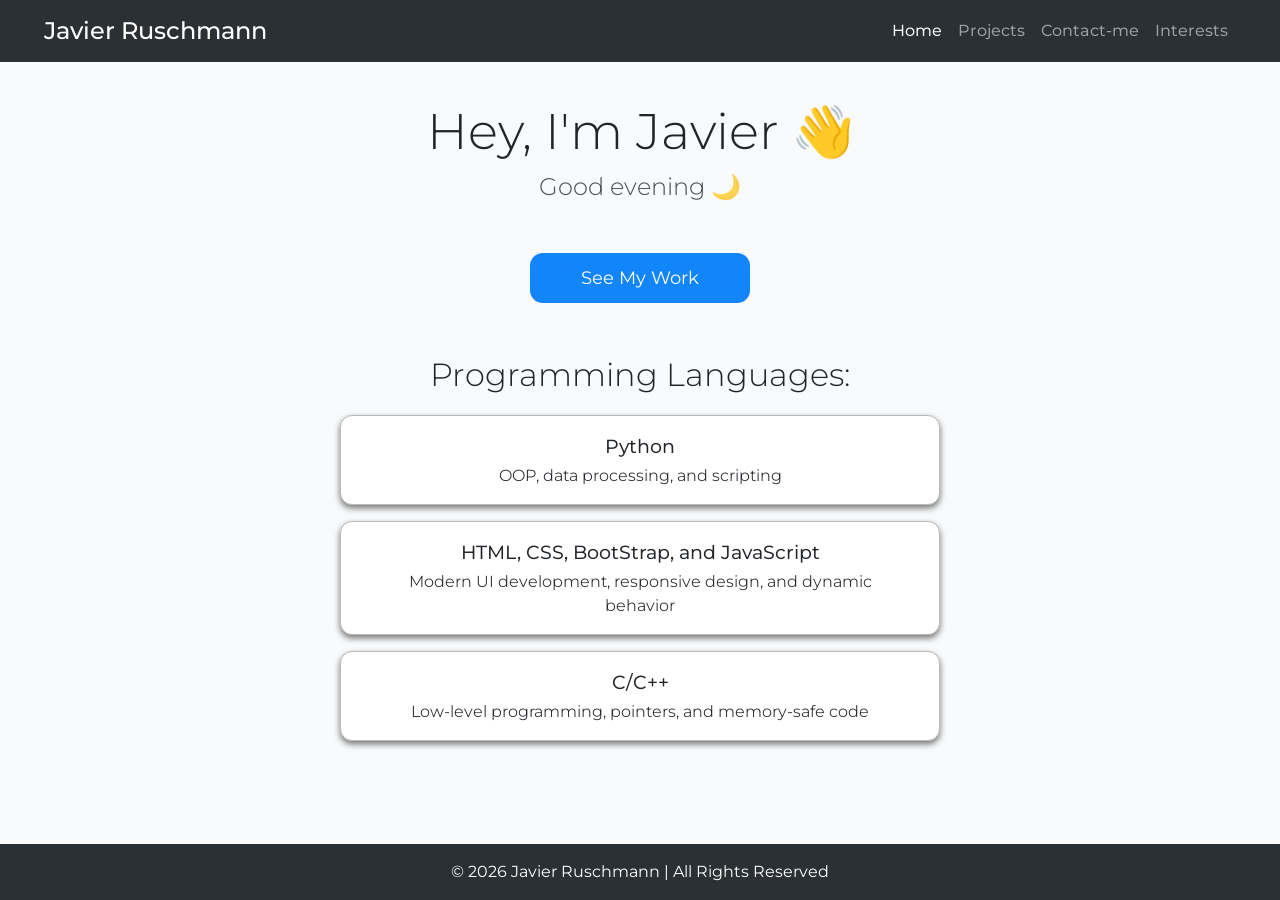
<file: index.html>
<!doctype html>
<html lang="en">

    <head>
        <meta charset="utf-8">
        <meta name="viewport" content="width=device-width, initial-scale=1">
        <title>Homepage</title>
        <link rel="icon" type="image/x-icon" href="https://cdn-icons-png.flaticon.com/512/11851/11851744.png">
        <link href="https://cdn.jsdelivr.net/npm/bootstrap@5.3.8/dist/css/bootstrap.min.css" rel="stylesheet" integrity="sha384-sRIl4kxILFvY47J16cr9ZwB07vP4J8+LH7qKQnuqkuIAvNWLzeN8tE5YBujZqJLB" crossorigin="anonymous">
        <link href="styles.css" rel="stylesheet">
        <link href="index.css" rel="stylesheet">
        <link rel="preconnect" href="https://fonts.googleapis.com">
        <link rel="preconnect" href="https://fonts.gstatic.com" crossorigin>
        <link href="https://fonts.googleapis.com/css2?family=Montserrat:ital,wght@0,100..900;1,100..900&display=swap" rel="stylesheet">
    </head>

    <body>
        <nav class="navbar navbar-expand-lg bg-body-tertiary" data-bs-theme="dark">
            <div class="container-fluid">
                <a class="navbar-brand" href="index.html">Javier Ruschmann</a>

                <button class="navbar-toggler" type="button" data-bs-toggle="collapse" data-bs-target="#navbarSupportedContent">
                    <span class="navbar-toggler-icon"></span>
                </button>

                <div class="collapse navbar-collapse" id="navbarSupportedContent">
                    <ul class="navbar-nav ms-auto mb-2 mb-lg-0">
                        <li class="nav-item">
                            <a class="nav-link active" href="index.html">Home</a>
                        </li>
                        <li class="nav-item">
                            <a class="nav-link" href="projects.html">Projects</a>
                        </li>
                        <li class="nav-item">
                            <a class="nav-link" href="contacts.html">Contact-me</a>
                        </li>
                        <li class="nav-item">
                            <a class="nav-link" href="interests.html">Interests</a>
                        </li>
                    </ul>
                </div>
            </div>
        </nav>

        <main>
            <div class="title">
                Hey, I'm Javier 👋
            </div>

            <div class="greet" id="greet">
            </div>

            <div class="button-container">
                <button class="btn" onclick="document.location='projects.html'">
                    See My Work
                </button>
            </div>

            <br>
            <br>

            <div class="languages">
                Programming Languages:
            </div>

            <div class="language-container">
                <div>
                    <p class="language-title">
                        Python
                    </p>
                    <p class="language-subtitle">
                        OOP, data processing, and scripting
                    </p>
                </div>
            </div>


            <div class="language-container">
                <div>
                    <p class="language-title">
                        HTML, CSS, BootStrap, and JavaScript
                    </p>
                    <p class="language-subtitle">
                        Modern UI development, responsive design, and dynamic behavior
                    </p>
                </div>
            </div>

            <div class="language-container">
                <div>
                    <p class="language-title">
                        C/C++
                    </p>
                    <p class="language-subtitle">
                        Low-level programming, pointers, and memory-safe code
                    </p>
                </div>
            </div>

            <!--             <div class="language-container">
                <div>
                    <p class="language-title">
                        SQL
                    </p>
                    <p class="language-subtitle">
                        Data modeling, complex queries, and performance optimization
                    </p>
                </div>
            </div>

            <div class="language-container">
                <div>
                    <p class="language-title">
                        Flask
                    </p>
                    <p class="language-subtitle">
                        Web apps, backend architecture, and integrations
                    </p>
                </div>
            </div> -->
        </main>

        <footer class="footer">
            © 2026 Javier Ruschmann | All Rights Reserved
        </footer>

        <script src="https://cdn.jsdelivr.net/npm/bootstrap@5.3.8/dist/js/bootstrap.bundle.min.js" integrity="sha384-FKyoEForCGlyvwx9Hj09JcYn3nv7wiPVlz7YYwJrWVcXK/BmnVDxM+D2scQbITxI" crossorigin="anonymous"></script>
        <script src="index.js"></script>
    </body>

</html>
</file>
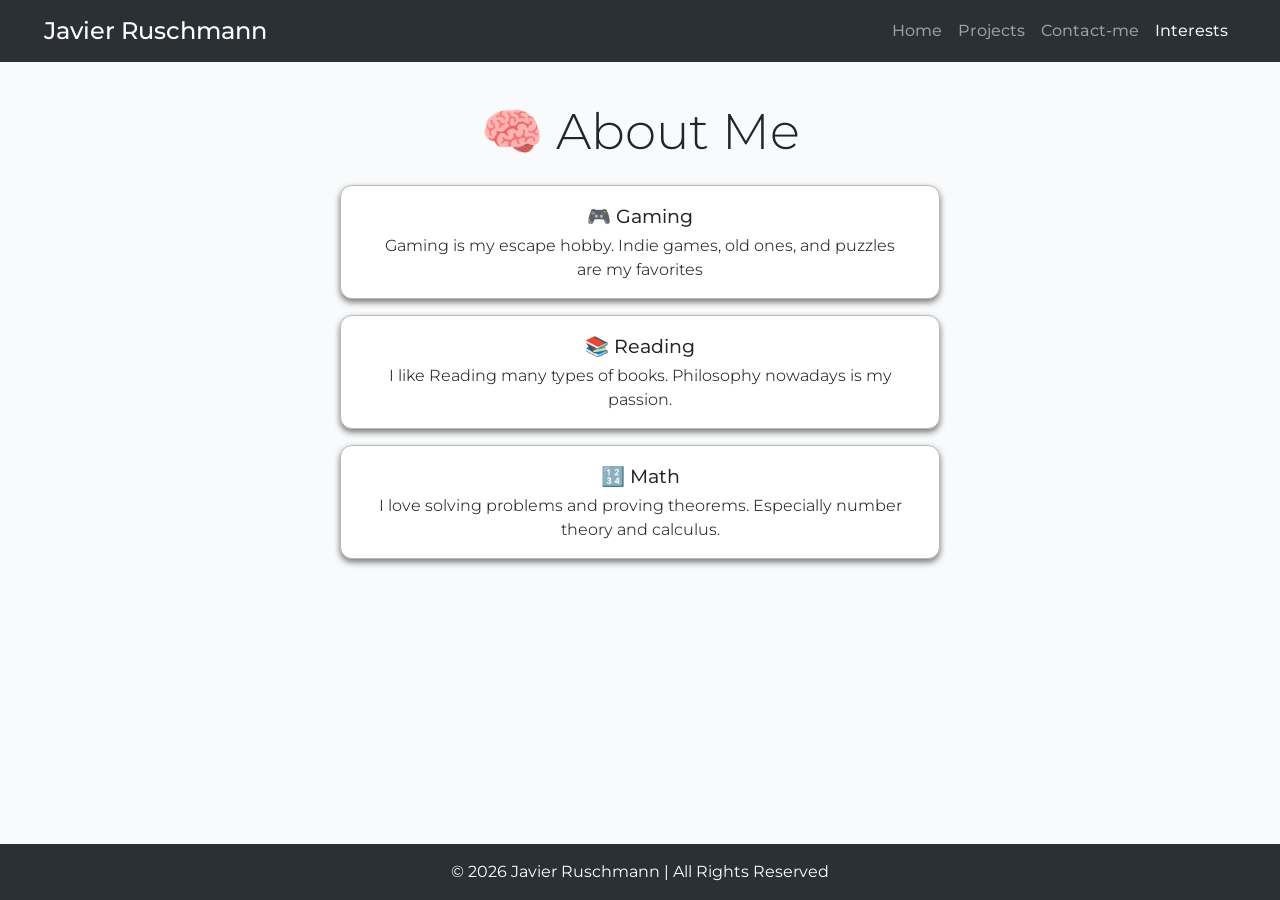
<file: interests.html>
<!doctype html>
<html lang="en">

    <head>
        <meta charset="utf-8">
        <meta name="viewport" content="width=device-width, initial-scale=1">
        <title>Homepage</title>
        <link rel="icon" type="image/x-icon" href="https://cdn-icons-png.flaticon.com/512/11851/11851744.png">
        <link href="https://cdn.jsdelivr.net/npm/bootstrap@5.3.8/dist/css/bootstrap.min.css" rel="stylesheet" integrity="sha384-sRIl4kxILFvY47J16cr9ZwB07vP4J8+LH7qKQnuqkuIAvNWLzeN8tE5YBujZqJLB" crossorigin="anonymous">
        <link href="styles.css" rel="stylesheet">
        <link href="interests.css" rel="stylesheet">
        <link rel="preconnect" href="https://fonts.googleapis.com">
        <link rel="preconnect" href="https://fonts.gstatic.com" crossorigin>
        <link href="https://fonts.googleapis.com/css2?family=Montserrat:ital,wght@0,100..900;1,100..900&display=swap" rel="stylesheet">
    </head>

    <body>
        <nav class="navbar navbar-expand-lg bg-body-tertiary" data-bs-theme="dark">
            <div class="container-fluid">
                <a class="navbar-brand" href="index.html">Javier Ruschmann</a>

                <button class="navbar-toggler" type="button" data-bs-toggle="collapse" data-bs-target="#navbarSupportedContent">
                    <span class="navbar-toggler-icon"></span>
                </button>

                <div class="collapse navbar-collapse" id="navbarSupportedContent">
                    <ul class="navbar-nav ms-auto mb-2 mb-lg-0">
                        <li class="nav-item">
                            <a class="nav-link" href="index.html">Home</a>
                        </li>
                        <li class="nav-item">
                            <a class="nav-link" href="projects.html">Projects</a>
                        </li>
                        <li class="nav-item">
                            <a class="nav-link" href="contacts.html">Contact-me</a>
                        </li>
                        <li class="nav-item">
                            <a class="nav-link active" href="interests.html">Interests</a>
                        </li>
                    </ul>
                </div>
            </div>
        </nav>

        <main>
            <div class="title">
                🧠 About Me
            </div>

            <div class="interest-box">
                <div>
                    <p class="interest-title">
                        🎮 Gaming
                    </p>
                    <p class="interest-subtitle">
                        Gaming is my escape hobby. Indie games, old ones, and puzzles are my favorites
                    </p>
                </div>
            </div>

            <div class="interest-box">
                <div>
                    <p class="interest-title">
                        📚 Reading
                    </p>
                    <p class="interest-subtitle">
                        I like Reading many types of books. Philosophy nowadays is my passion.
                    </p>
                </div>
            </div>

            <div class="interest-box">
                <div>
                    <p class="interest-title">
                        🔢 Math
                    </p>
                    <p class="interest-subtitle">
                        I love solving problems and proving theorems. Especially number theory and calculus.
                    </p>
                </div>
            </div>
        </main>


        <footer class="footer">
            © 2026 Javier Ruschmann | All Rights Reserved
        </footer>

        <script src="https://cdn.jsdelivr.net/npm/bootstrap@5.3.8/dist/js/bootstrap.bundle.min.js" integrity="sha384-FKyoEForCGlyvwx9Hj09JcYn3nv7wiPVlz7YYwJrWVcXK/BmnVDxM+D2scQbITxI" crossorigin="anonymous"></script>
    </body>

</html>
</file>
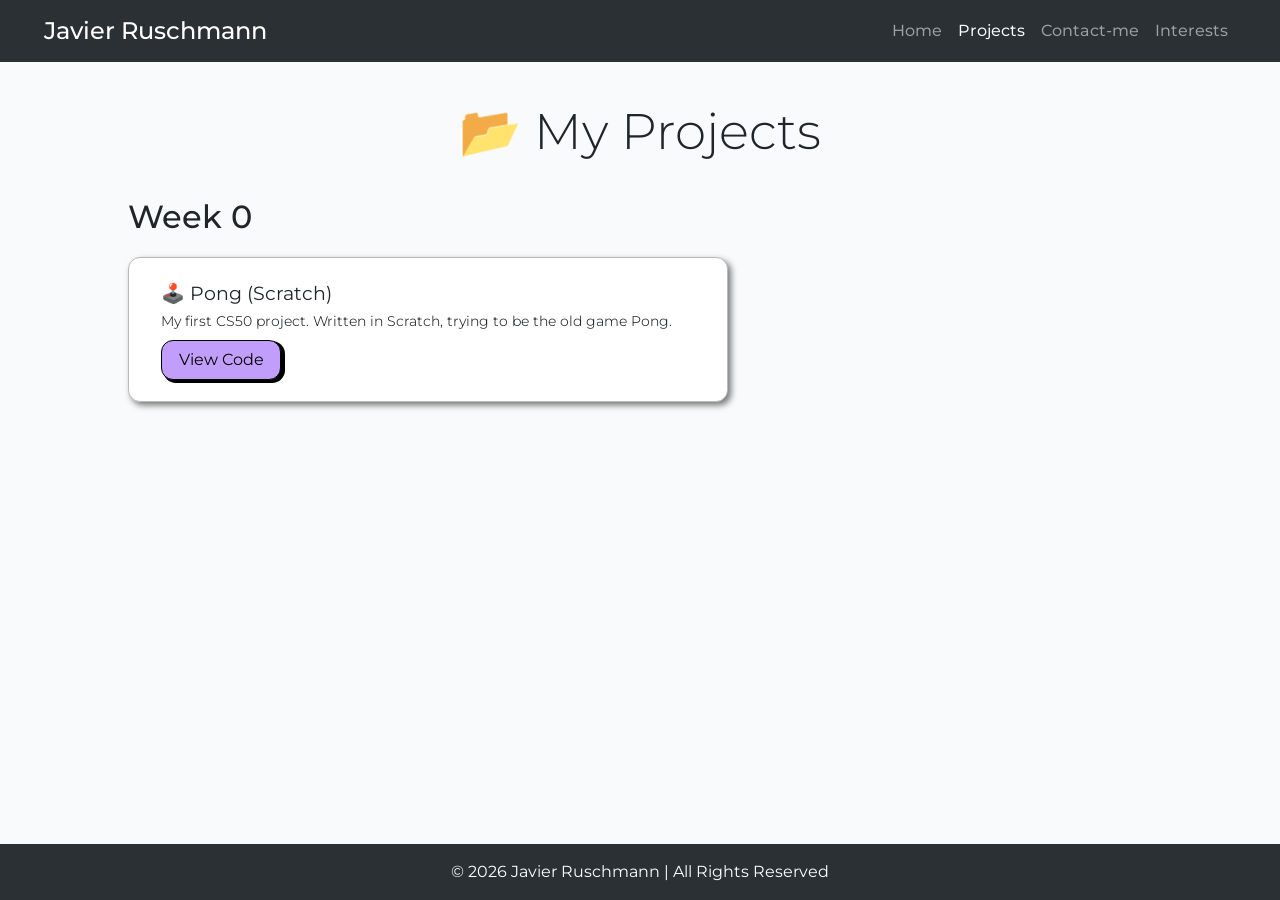
<file: projects.html>
<!doctype html>
<html lang="en">

    <head>
        <meta charset="utf-8">
        <meta name="viewport" content="width=device-width, initial-scale=1">
        <title>Homepage</title>
        <link rel="icon" type="image/x-icon" href="https://cdn-icons-png.flaticon.com/512/11851/11851744.png">
        <link href="https://cdn.jsdelivr.net/npm/bootstrap@5.3.8/dist/css/bootstrap.min.css" rel="stylesheet" integrity="sha384-sRIl4kxILFvY47J16cr9ZwB07vP4J8+LH7qKQnuqkuIAvNWLzeN8tE5YBujZqJLB" crossorigin="anonymous">
        <link href="styles.css" rel="stylesheet">
        <link href="projects.css" rel="stylesheet">
        <link rel="preconnect" href="https://fonts.googleapis.com">
        <link rel="preconnect" href="https://fonts.gstatic.com" crossorigin>
        <link href="https://fonts.googleapis.com/css2?family=Montserrat:ital,wght@0,100..900;1,100..900&display=swap" rel="stylesheet">
    </head>

    <body>
        <nav class="navbar navbar-expand-lg bg-body-tertiary" data-bs-theme="dark">
            <div class="container-fluid">
                <a class="navbar-brand" href="index.html">Javier Ruschmann</a>

                <button class="navbar-toggler" type="button" data-bs-toggle="collapse" data-bs-target="#navbarSupportedContent">
                    <span class="navbar-toggler-icon"></span>
                </button>

                <div class="collapse navbar-collapse" id="navbarSupportedContent">
                    <ul class="navbar-nav ms-auto mb-2 mb-lg-0">
                        <li class="nav-item">
                            <a class="nav-link" href="index.html">Home</a>
                        </li>
                        <li class="nav-item">
                            <a class="nav-link active" href="projects.html">Projects</a>
                        </li>
                        <li class="nav-item">
                            <a class="nav-link" href="contacts.html">Contact-me</a>
                        </li>
                        <li class="nav-item">
                            <a class="nav-link" href="interests.html">Interests</a>
                        </li>
                    </ul>
                </div>
            </div>
        </nav>

        <main>
            <div class="title">
                📂 My Projects
            </div>

            <br>

            <div class="subtitle">
                Week 0
            </div>

            <div class="project-container">
                <div>
                    <p class="project-title">
                        🕹️ Pong (Scratch)
                    </p>
                    <p class="project-subtitle">
                        My first CS50 project. Written in Scratch, trying to be the old game Pong.
                    </p>
                    <button class="btn">
                        <a style="color: inherit; text-decoration: none !important;" href="https://github.com/JavierRuschmann/CS50-Week-0" target="_blank" rel="noopener noreferrer">View Code</a>
                    </button>
                </div>
            </div>
        </main>

        <footer class="footer">
            © 2026 Javier Ruschmann | All Rights Reserved
        </footer>

        <script src="https://cdn.jsdelivr.net/npm/bootstrap@5.3.8/dist/js/bootstrap.bundle.min.js" integrity="sha384-FKyoEForCGlyvwx9Hj09JcYn3nv7wiPVlz7YYwJrWVcXK/BmnVDxM+D2scQbITxI" crossorigin="anonymous"></script>
    </body>

</html>
</file>
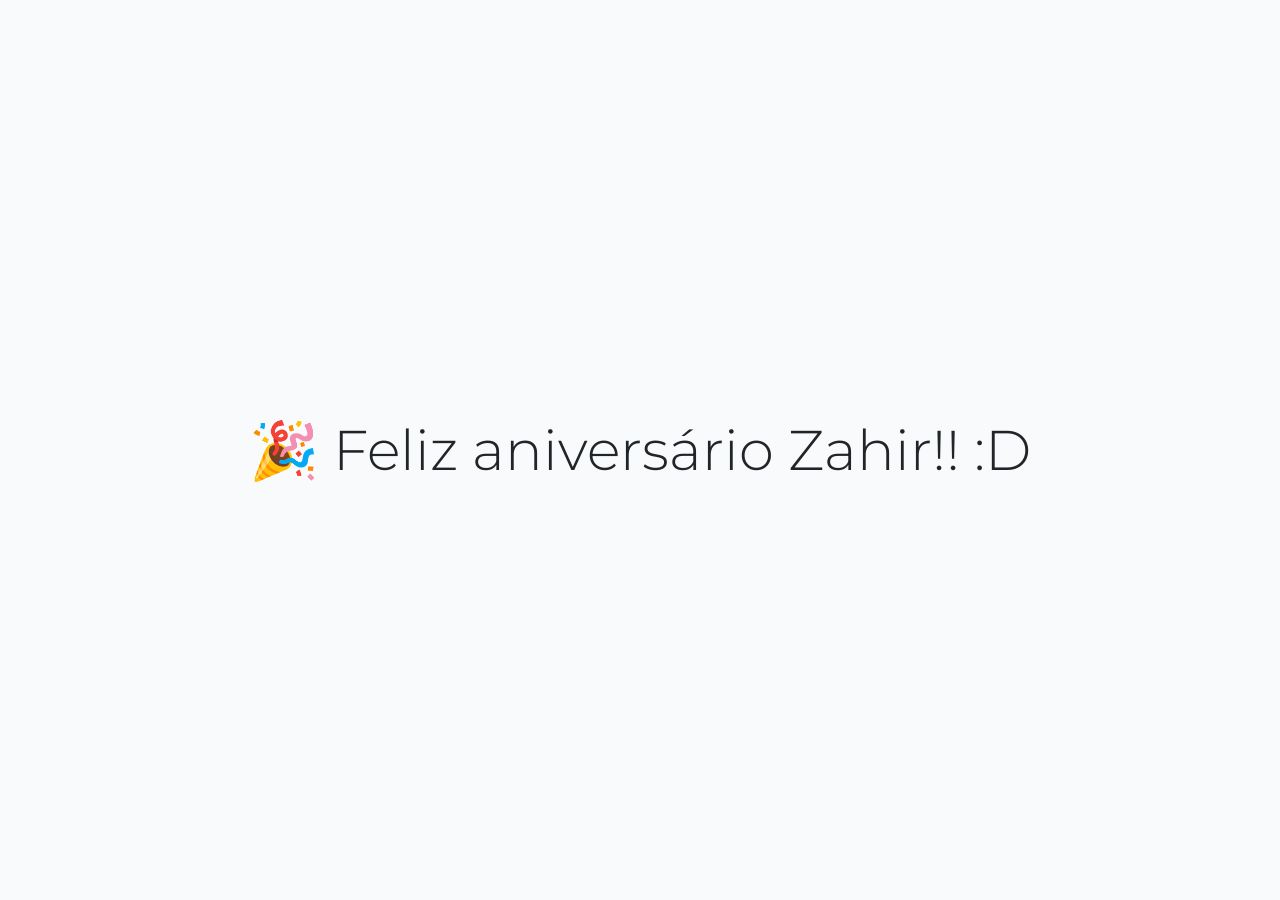
<file: zahir.html>
<!doctype html>
<html lang="pt">

    <head>
        <meta charset="utf-8">
        <meta name="viewport" content="width=device-width, initial-scale=1">
        <title>Feliz Aniversário Zahir!</title>
        <link rel="icon" type="image/x-icon" href="https://cdn-icons-png.flaticon.com/512/11851/11851744.png">
        <link href="https://cdn.jsdelivr.net/npm/bootstrap@5.3.8/dist/css/bootstrap.min.css" rel="stylesheet" integrity="sha384-sRIl4kxILFvY47J16cr9ZwB07vP4J8+LH7qKQnuqkuIAvNWLzeN8tE5YBujZqJLB" crossorigin="anonymous">
        <link rel="preconnect" href="https://fonts.googleapis.com">
        <link rel="preconnect" href="https://fonts.gstatic.com" crossorigin>
        <link href="https://fonts.googleapis.com/css2?family=Montserrat:ital,wght@0,100..900;1,100..900&display=swap" rel="stylesheet">
        <style>
            html {
                position: relative;
                height: 100%;
            }

            body {
                display: flex;
                flex-direction: column;
                justify-content: center;
                align-items: center;
                font-family: "Montserrat", sans-serif;
                margin: 0;
                background-color: #f8fafb;
                height: 100%;
                overflow: hidden;
                text-align: center;
                padding: 1rem;
            }

            .message {
                font-size: clamp(1.5rem, 8vw, 3.5rem);
                font-weight: 300;
                opacity: 0;
                transition: opacity 0.8s ease-in;
                z-index: 10;
            }

            .message.visible {
                opacity: 1;
            }

            .confetti-container {
                position: fixed;
                top: 0;
                left: 0;
                width: 100%;
                height: 100%;
                pointer-events: none;
                z-index: 5;
            }

            .confetti-emoji {
                position: absolute;
                font-size: clamp(1.5rem, 6vw, 3rem);
                animation: fall linear forwards;
                opacity: 0;
            }

            @keyframes fall {
                0% {
                    transform: translateY(-10%) rotate(0deg);
                    opacity: 1;
                }
                100% {
                    transform: translateY(110vh) rotate(720deg);
                    opacity: 0.6;
                }
            }

            @keyframes shake {
                0%   { transform: translateX(0); }
                15%  { transform: translateX(-8px); }
                30%  { transform: translateX(8px); }
                45%  { transform: translateX(-8px); }
                60%  { transform: translateX(8px); }
                75%  { transform: translateX(-5px); }
                90%  { transform: translateX(5px); }
                100% { transform: translateX(0); }
            }

            .shake {
                animation: shake 0.6s ease-in-out;
            }
        </style>
    </head>

    <body>
        <div class="confetti-container" id="confettiContainer"></div>

        <div class="message" id="message">
            🎉 Feliz aniversário Zahir!! :D
        </div>

        <script src="https://cdn.jsdelivr.net/npm/bootstrap@5.3.8/dist/js/bootstrap.bundle.min.js" integrity="sha384-FKyoEForCGlyvwx9Hj09JcYn3nv7wiPVlz7YYwJrWVcXK/BmnVDxM+D2scQbITxI" crossorigin="anonymous"></script>
        <script>
            function isAndroid() {
                return /Android/i.test(navigator.userAgent);
            }

            function launchConfetti() {
                var container = document.getElementById("confettiContainer");
                var emojis = ["🎉", "🎊", "🥳", "🎈", "✨"];
                var count = 40;

                for (var i = 0; i < count; i++) {
                    (function(index) {
                        var delay = Math.random() * 2000;
                        setTimeout(function() {
                            var el = document.createElement("span");
                            el.className = "confetti-emoji";
                            el.textContent = emojis[Math.floor(Math.random() * emojis.length)];
                            el.style.left = Math.random() * 100 + "%";
                            el.style.top = "-5%";
                            var duration = 2.5 + Math.random() * 2;
                            el.style.animationDuration = duration + "s";
                            el.style.animationDelay = "0s";
                            container.appendChild(el);
                            setTimeout(function() {
                                el.remove();
                            }, (duration + 0.5) * 1000);
                        }, delay);
                    })(i);
                }
            }

            function shakeScreen() {
                document.body.classList.add("shake");
                document.body.addEventListener("animationend", function handler() {
                    document.body.classList.remove("shake");
                    document.body.removeEventListener("animationend", handler);
                });
            }

            window.addEventListener("load", function() {
                if (isAndroid()) {
                    if (navigator.vibrate) {
                        navigator.vibrate([100, 50, 100, 50, 100, 50, 100]);
                    }
                    shakeScreen();
                }

                launchConfetti();

                setTimeout(function() {
                    document.getElementById("message").classList.add("visible");
                }, 300);
            });
        </script>
    </body>

</html>
</file>
<file: styles.css>
.navbar-brand {
    font-size: 1.5rem;
    font-weight: 500;
    margin-left: 2rem;
}

.navbar-nav {
    text-align: center;
    margin-right: 2rem;
}

@media (min-width: 62rem) {
    .navbar-nav {
        text-align: left;
    }
}

.nav-link {
    font-weight: 450;
}

main {
    flex: 1;
    padding-top: 2rem;
    padding-bottom: 2rem;
}

footer {
    text-align: center;
    padding: 1rem;
    background-color: #2b3035;
    color: white;
    margin-top: auto;
}

html {
    position: relative;
    height: 100%;
}

body {
    display: flex;
    flex-direction: column;

    font-family: "Montserrat", sans-serif;
    margin: 0;
    background-color: #f8fafb;
    height: 100%;
}
</file>
<file: index.css>
.title {
    font-size: clamp(1rem, 10.5vw, 3.125rem);
    text-align: center;
    font-weight: 300;
}

.greet {
    font-size: clamp(0.5rem, 6vw, 1.5rem);
    opacity: 0.8;
    text-align: center;
    font-weight: 300;
}

.languages {
    font-size: clamp(0.5rem, 6.6vw, 2rem);
    text-align: center;
    font-weight: 300;
}

.button-container {
    display: flex;
    justify-content: center;
    align-items: center;

    margin-top: 3rem;
}

.btn {
    display: flex;
    justify-content: center;
    align-items: center;
    background-color: #1185F9;
    color: white;
    border-radius: 0.8rem;
    height: 3.125rem;
    width: 70%;
    max-width: 13.75rem;
    font-size: 1.1rem;
}

.btn:hover {
    border-color: #1185F9;
    color: #1185F9;
}

.language-container {
    display: flex;
    justify-content: center;
    align-items: center;
    width: 85%;
    max-width: 37.5rem;
    margin: 1rem auto;
    background-color: white;
    border-style: solid;
    border-width: 0.1rem;
    border-color: #BABABA;
    border-radius: .75rem;
    box-shadow: 0rem 0.2rem 0.4rem 0rem #787878;
    padding: 0.5rem 1rem;
}

.language-title {
    text-align: center;
    font-size: 1.2rem;
    font-weight: 450;
    margin-left: 1rem;
    margin-right: 1rem;
    margin-top: 0.5rem;
    margin-bottom: 0rem;
}

.language-subtitle {
    text-align: center;
    font-size: 1rem;
    font-weight: 350;
    margin-left: 1rem;
    margin-right: 1rem;
    margin-top: 0.2rem;
    margin-bottom: 0.5rem;
}
</file>
<file: interests.css>
.title {
    font-size: clamp(1rem, 10.5vw, 3.125rem);
    text-align: center;
    font-weight: 300;
}

.interest-box {
    display: flex;
    justify-content: center;
    align-items: center;
    width: 85%;
    max-width: 37.5rem;
    margin: 1rem auto;
    background-color: white;
    border-style: solid;
    border-width: 0.1rem;
    border-color: #BABABA;
    border-radius: .75rem;
    box-shadow: 0rem 0.2rem 0.4rem 0rem #787878;
    padding: 0.5rem 1rem;
}

.interest-title {
    text-align: center;
    font-size: 1.2rem;
    font-weight: 450;
    margin-left: 1rem;
    margin-right: 1rem;
    margin-top: 0.5rem;
    margin-bottom: 0rem;
}

.interest-subtitle {
    text-align: center;
    font-size: 1rem;
    font-weight: 350;
    margin-left: 1rem;
    margin-right: 1rem;
    margin-top: 0.2rem;
    margin-bottom: 0.5rem;
}
</file>
<file: projects.css>
.title {
    font-size: clamp(1rem, 10.5vw, 3.125rem);
    text-align: center;
    font-weight: 300;
}

.subtitle {
    font-size: 2rem;
    text-align: left;
    font-weight: 500;

    margin-left: 10%;
    margin-bottom: 0.5rem;
}

.project-container {
    display: flex;

    width: 80%;
    max-width: 37.5rem;
    margin: 1rem auto;
    margin-left: 10%;

    background-color: white;

    border-style: solid;
    border-width: 0.1rem;
    border-color: #BABABA;
    border-radius: .75rem;
    box-shadow: 0.2rem 0.2rem 0.4rem 0rem #787878;

    padding: 0.5rem 1rem;
}

.project-title {
    font-size: 1.2rem;

    margin-left: 1rem;
    margin-top: 0.8rem;
    margin-bottom: 0rem;
}

.project-subtitle {
    font-size: 0.9rem;
    font-weight: 350;

    margin-left: 1rem;
    margin-top: 0.2rem;
    margin-bottom: 0rem;
}

.btn {
    display: flex;
    justify-content: center;
    align-items: center;

    border-radius: 0.5rem;
    height: 2.5rem;
    width: 7.5rem;

    margin-left: 1rem;
    margin-top: 0.5rem;
    margin-bottom: 0.8rem;

    font-size: 1rem;

    background-color: #c19efb;
    color: black;

    border-style: solid;
    border-width: 0.1rem;
    border-color: black;
    border-radius: 0.75rem;
    box-shadow: 0.188rem 0.125rem 0rem 0.063rem black;
}

.btn:hover {
    border-color: black;
    background-color: #f8fafb;
    color: #3D00B5;
    box-shadow: 0.188rem 0.125rem 0rem 0.063rem black, 0.375rem 0.25rem 0rem 0.125rem rebeccapurple, 0.563rem 0.375rem 0rem 0.188rem yellow;
}
</file>
